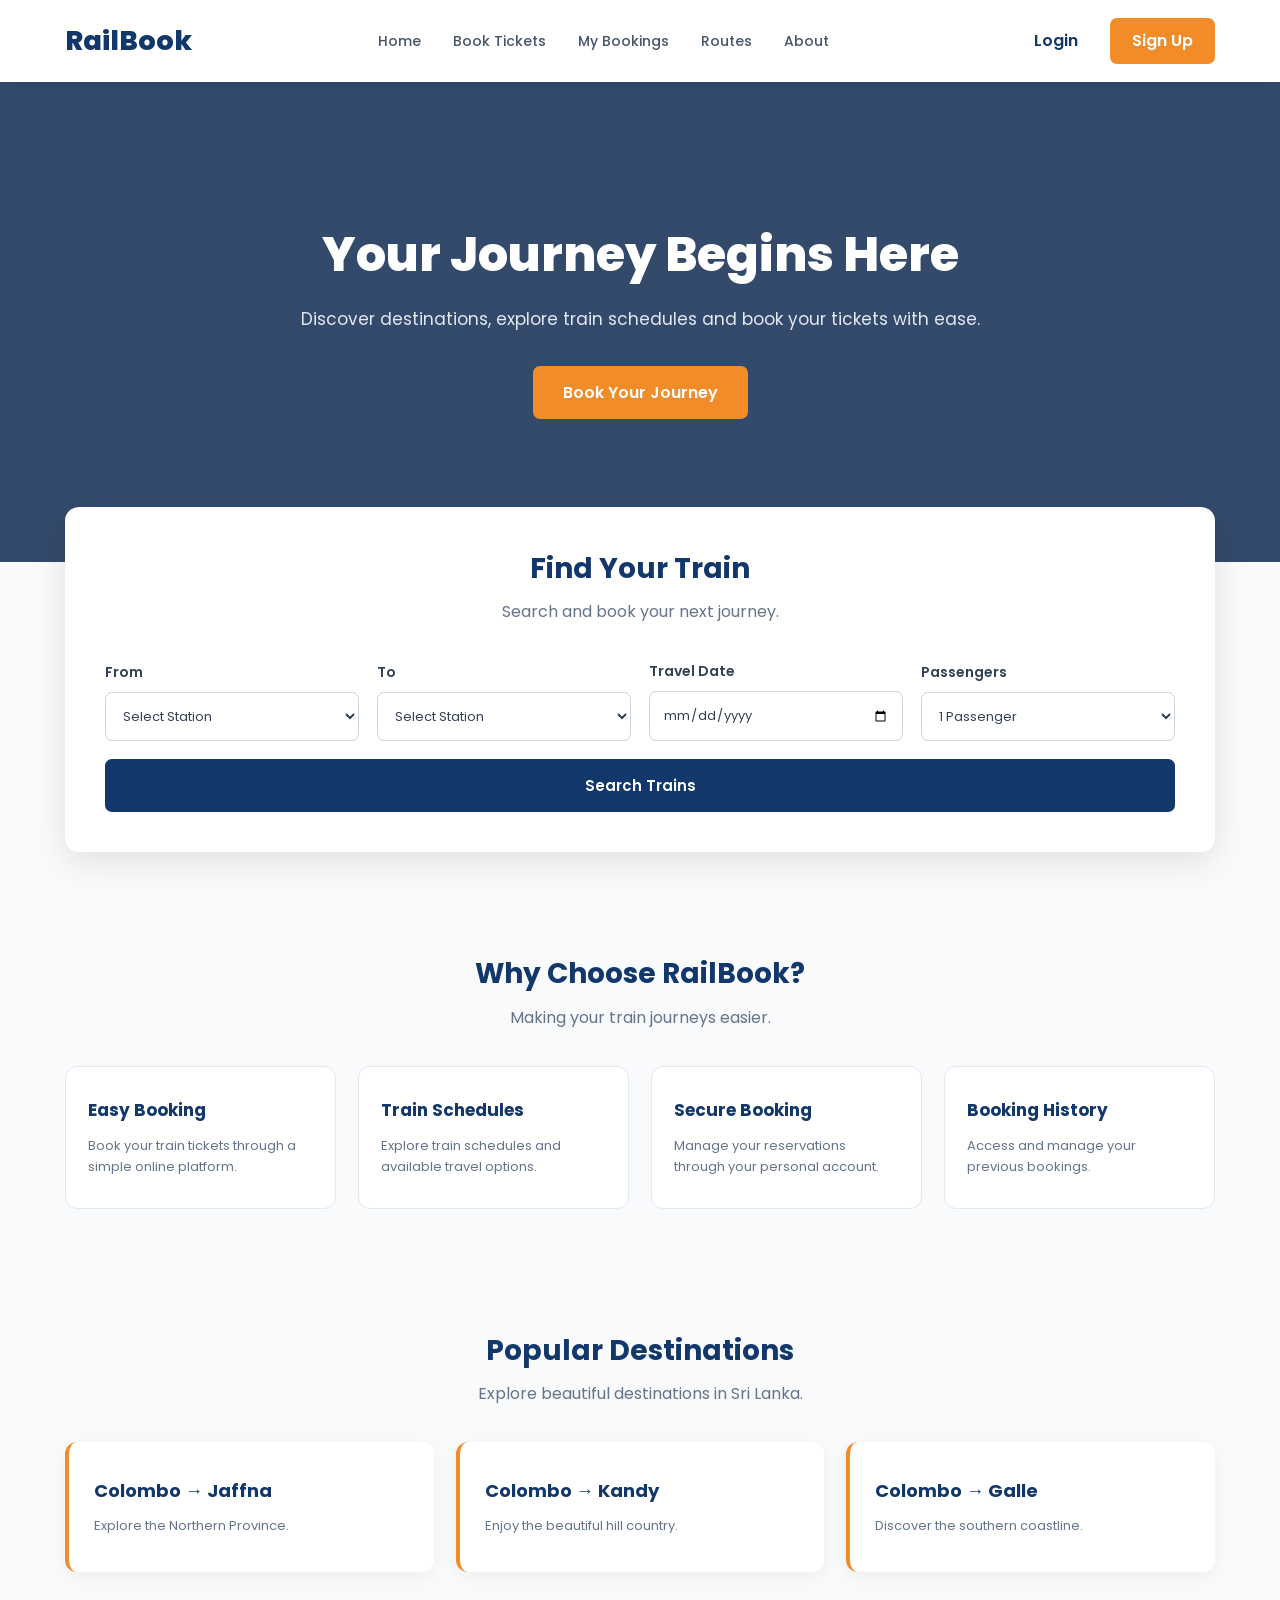
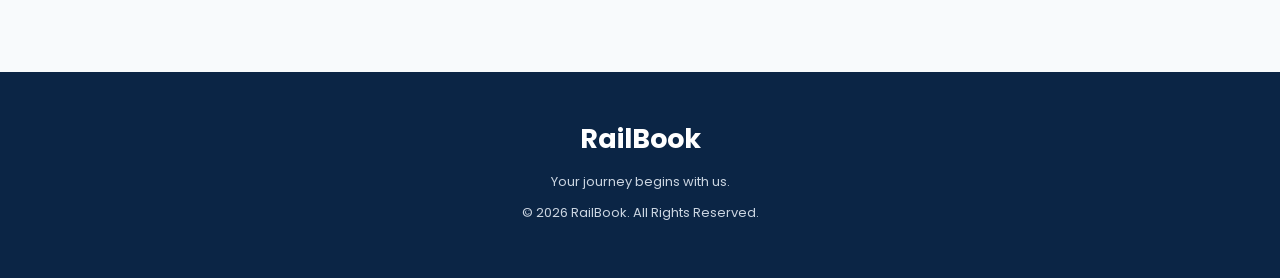
<file: frontend/index.html>
<!DOCTYPE html>
<html lang="en">

<head>
    <meta charset="UTF-8">
    <meta name="viewport" content="width=device-width, initial-scale=1.0">

    <title>RailBook | Train Ticket Booking</title>

    <link rel="stylesheet" href="style.css">
</head>

<body>

    <!-- Navigation Bar -->
    <header>
        <nav class="navbar">

            <div class="logo">
                <h2>RailBook</h2>
            </div>

            <ul class="nav-links">
    <li><a href="index.html">Home</a></li>
    <li><a href="#search">Book Tickets</a></li>
    <li><a href="pages/my-bookings.html">My Bookings</a></li>
    <li><a href="#routes">Routes</a></li>
    <li><a href="#about">About</a></li>
</ul>

            <div class="nav-buttons">
                <a href="pages/login.html" class="login-btn">Login</a>
                <a href="pages/register.html" class="register-btn">Sign Up</a>
            </div>

        </nav>
    </header>


    <!-- Main Content -->
    <main>

        <!-- Hero Section -->
        <section class="hero">

            <div class="hero-content">

                <h1>Your Journey Begins Here</h1>

                <p>
                    Discover destinations, explore train schedules
                    and book your tickets with ease.
                </p>

                <a href="#search" class="hero-btn">
                    Book Your Journey
                </a>

            </div>

        </section>


        <!-- Train Search Section -->
        <section class="search-section" id="search">

            <div class="section-heading">
                <h2>Find Your Train</h2>
                <p>Search and book your next journey.</p>
            </div>

            <form id="train-search-form">

                <div class="form-group">

                    <label for="from">From</label>

                    <select id="from" name="from" required>

                        <option value="">Select Station</option>
                        <option value="COL">Colombo Fort</option>
                        <option value="GAM">Gampaha</option>
                        <option value="VAV">Vavuniya</option>
                        <option value="JAF">Jaffna</option>

                    </select>

                </div>


                <div class="form-group">

                    <label for="to">To</label>

                    <select id="to" name="to" required>

                        <option value="">Select Station</option>
                        <option value="COL">Colombo Fort</option>
                        <option value="GAM">Gampaha</option>
                        <option value="VAV">Vavuniya</option>
                        <option value="JAF">Jaffna</option>

                    </select>

                </div>


                <div class="form-group">

                    <label for="travel-date">Travel Date</label>

                    <input
                        type="date"
                        id="travel-date"
                        name="travelDate"
                        required
                    >

                </div>


                <div class="form-group">

                    <label for="passengers">Passengers</label>

                    <select id="passengers" name="passengers">

                        <option value="1">1 Passenger</option>
                        <option value="2">2 Passengers</option>
                        <option value="3">3 Passengers</option>
                        <option value="4">4 Passengers</option>
                        <option value="5">5 Passengers</option>
                        <option value="6">6 Passengers</option>

                    </select>

                </div>


                <button type="submit" class="search-btn">
                    Search Trains
                </button>

            </form>

        </section>


        <!-- Features Section -->
        <section class="features" id="about">

            <div class="section-heading">
                <h2>Why Choose RailBook?</h2>
                <p>Making your train journeys easier.</p>
            </div>

            <div class="feature-container">

                <article class="feature-card">
                    <h3>Easy Booking</h3>
                    <p>Book your train tickets through a simple online platform.</p>
                </article>

                <article class="feature-card">
                    <h3>Train Schedules</h3>
                    <p>Explore train schedules and available travel options.</p>
                </article>

                <article class="feature-card">
                    <h3>Secure Booking</h3>
                    <p>Manage your reservations through your personal account.</p>
                </article>

                <article class="feature-card">
                    <h3>Booking History</h3>
                    <p>Access and manage your previous bookings.</p>
                </article>

            </div>

        </section>


        <!-- Popular Routes -->
        <section class="routes" id="routes">

            <div class="section-heading">
                <h2>Popular Destinations</h2>
                <p>Explore beautiful destinations in Sri Lanka.</p>
            </div>

            <div class="route-container">

                <article class="route-card">
                    <h3>Colombo → Jaffna</h3>
                    <p>Explore the Northern Province.</p>
                </article>

                <article class="route-card">
                    <h3>Colombo → Kandy</h3>
                    <p>Enjoy the beautiful hill country.</p>
                </article>

                <article class="route-card">
                    <h3>Colombo → Galle</h3>
                    <p>Discover the southern coastline.</p>
                </article>

            </div>

        </section>

    </main>


    <!-- Footer -->
    <footer>

        <div class="footer-content">

            <h2>RailBook</h2>

            <p>Your journey begins with us.</p>

            <p>
                &copy; 2026 RailBook. All Rights Reserved.
            </p>

        </div>

    </footer>


    <script src="script.js"></script>

</body>

</html>
</file>
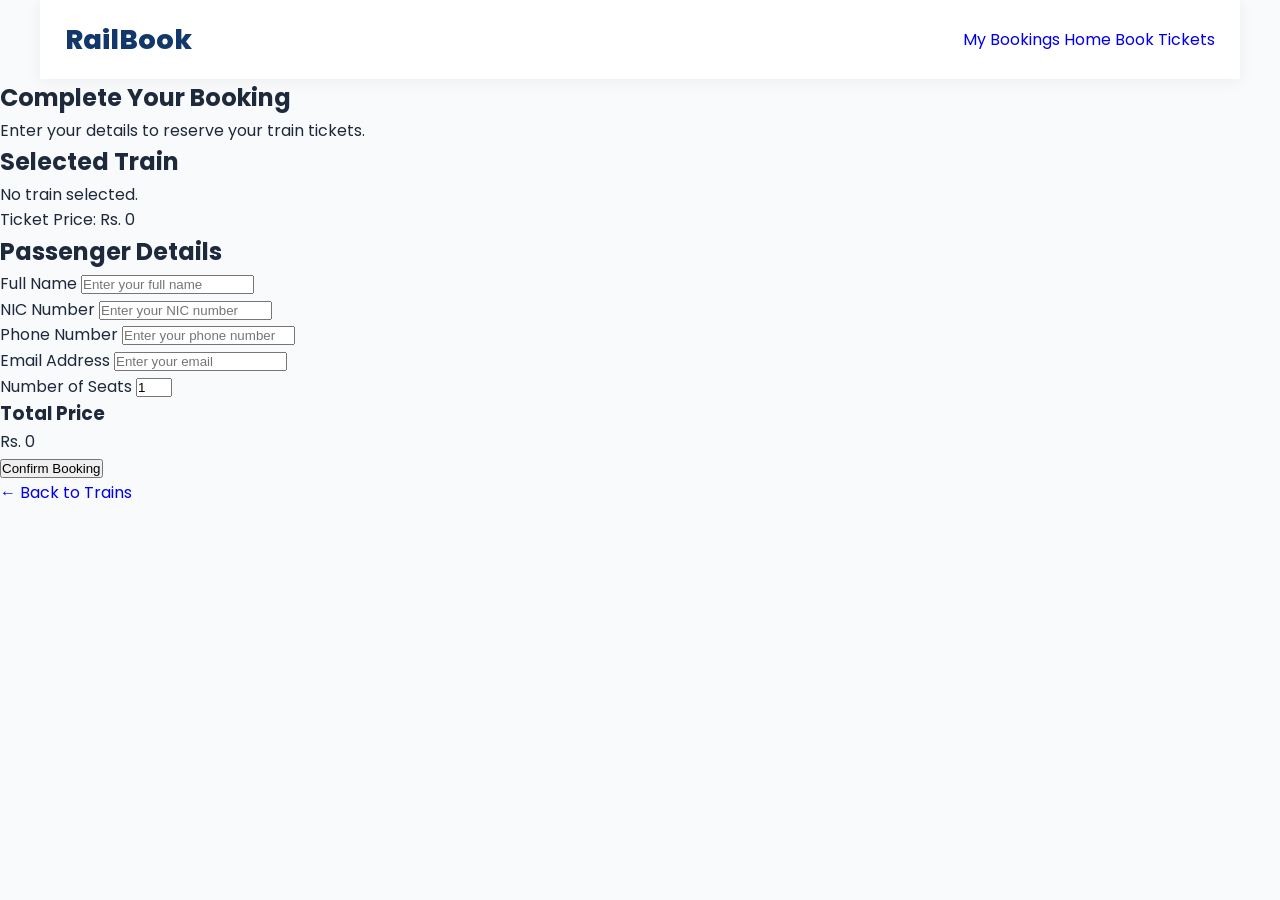
<file: frontend/pages/booking.html>
<!DOCTYPE html>
<html lang="en">

<head>
    <meta charset="UTF-8">
    <meta name="viewport" content="width=device-width, initial-scale=1.0">

    <title>Book Tickets | RailBook</title>

    <link rel="stylesheet" href="../style.css">
</head>

<body>

    <!-- Navigation Bar -->

    <header class="navbar">

        <div class="logo">RailBook</div>

        <nav>
            <a href="my-bookings.html">My Bookings</a>
            <a href="../index.html">Home</a>
            <a href="trains.html">Book Tickets</a>
        </nav>

    </header>


    <!-- Booking Section -->

    <section class="booking-section">

        <h1>Complete Your Booking</h1>

        <p class="booking-subtitle">
            Enter your details to reserve your train tickets.
        </p>


        <!-- Selected Train Details -->

        <div class="booking-train-details">

            <h2>Selected Train</h2>

            <p id="selected-train">Train Name</p>

            <p id="selected-price">Ticket Price: Rs. 0</p>

        </div>


        <!-- Passenger Form -->

        <form id="booking-form">

            <h2>Passenger Details</h2>

            <div class="booking-form-group">

                <label for="passenger-name">Full Name</label>

                <input
                    type="text"
                    id="passenger-name"
                    placeholder="Enter your full name"
                    required
                >

            </div>


            <div class="booking-form-group">

                <label for="nic">NIC Number</label>

                <input
                    type="text"
                    id="nic"
                    placeholder="Enter your NIC number"
                    required
                >

            </div>


            <div class="booking-form-group">

                <label for="phone">Phone Number</label>

                <input
                    type="tel"
                    id="phone"
                    placeholder="Enter your phone number"
                    required
                >

            </div>


            <div class="booking-form-group">

                <label for="email">Email Address</label>

                <input
                    type="email"
                    id="email"
                    placeholder="Enter your email"
                    required
                >

            </div>


            <div class="booking-form-group">

                <label for="seat-count">Number of Seats</label>

                <input
                    type="number"
                    id="seat-count"
                    min="1"
                    max="5"
                    value="1"
                    required
                >

            </div>


            <!-- Total Price -->

            <div class="total-price">

                <h3>Total Price</h3>

                <p id="total-price">Rs. 0</p>

            </div>


            <button type="submit" class="confirm-booking-btn">
                Confirm Booking
            </button>

        </form>

        <a href="trains.html" class="back-link">
            ← Back to Trains
        </a>

    </section>


    <script src="../script.js"></script>

</body>

</html>
</file>
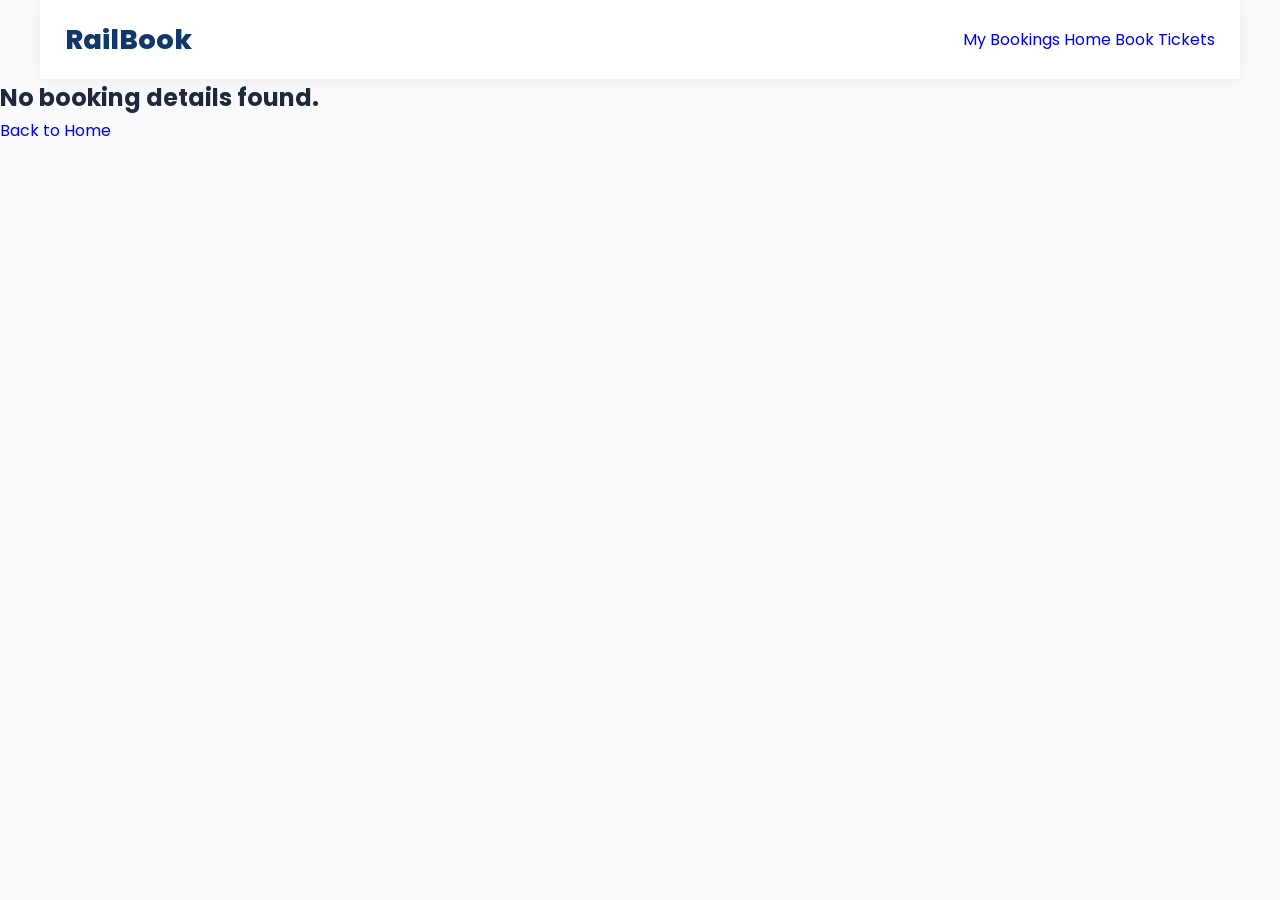
<file: frontend/pages/confirmation.html>
<!DOCTYPE html>
<html lang="en">

<head>
    <meta charset="UTF-8">
    <meta name="viewport" content="width=device-width, initial-scale=1.0">

    <title>Booking Confirmation | RailBook</title>

    <link rel="stylesheet" href="../style.css">
</head>

<body>

    <header class="navbar">

        <div class="logo">RailBook</div>

        <nav>
            <a href="my-bookings.html">My Bookings</a>
            <a href="../index.html">Home</a>
            <a href="trains.html">Book Tickets</a>
        </nav>

    </header>


    <section class="confirmation-section">

        <div class="success-icon">✓</div>

        <h1>Booking Confirmed!</h1>

        <p>Your booking details are shown below.</p>


        <div class="confirmation-card">

            <h2>Booking Details</h2>

            <p><strong>Booking ID:</strong> <span id="booking-id"></span></p>

            <p><strong>Passenger:</strong> <span id="confirm-name"></span></p>

            <p><strong>Train:</strong> <span id="confirm-train"></span></p>

            <p><strong>Seats:</strong> <span id="confirm-seats"></span></p>

            <p><strong>Ticket Price:</strong> <span id="confirm-price"></span></p>

            <p><strong>Total Price:</strong> <span id="confirm-total"></span></p>

            <p><strong>Booking Date:</strong> <span id="confirm-date"></span></p>

        </div>


        <a href="../index.html" class="home-btn">
            Back to Home
        </a>

    </section>


    <script src="../script.js"></script>

</body>

</html>
</file>
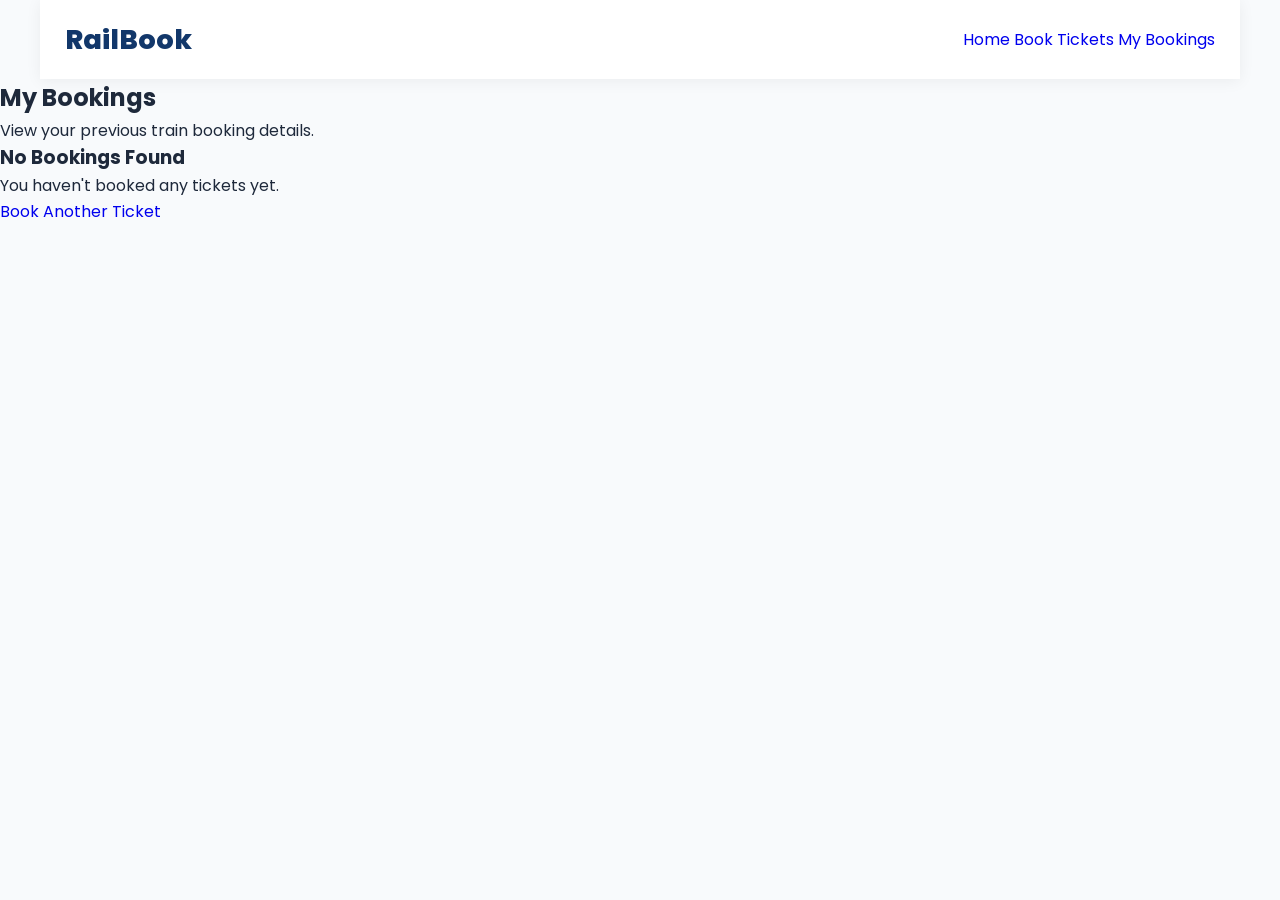
<file: frontend/pages/my-bookings.html>
<!DOCTYPE html>
<html lang="en">

<head>
    <meta charset="UTF-8">
    <meta name="viewport" content="width=device-width, initial-scale=1.0">

    <title>My Bookings | RailBook</title>

    <link rel="stylesheet" href="../style.css">
</head>

<body>

    <header class="navbar">

        <div class="logo">RailBook</div>

        <nav>
            <a href="../index.html">Home</a>
            <a href="trains.html">Book Tickets</a>
            <a href="my-bookings.html">My Bookings</a>
        </nav>

    </header>

    <section class="my-bookings-section">

        <h1>My Bookings</h1>

        <p>View your previous train booking details.</p>

        <div id="my-bookings-list">

            <p>Loading bookings...</p>

        </div>

        <a href="../index.html" class="home-btn">
            Book Another Ticket
        </a>

    </section>

    <script src="../script.js"></script>

</body>

</html>
</file>
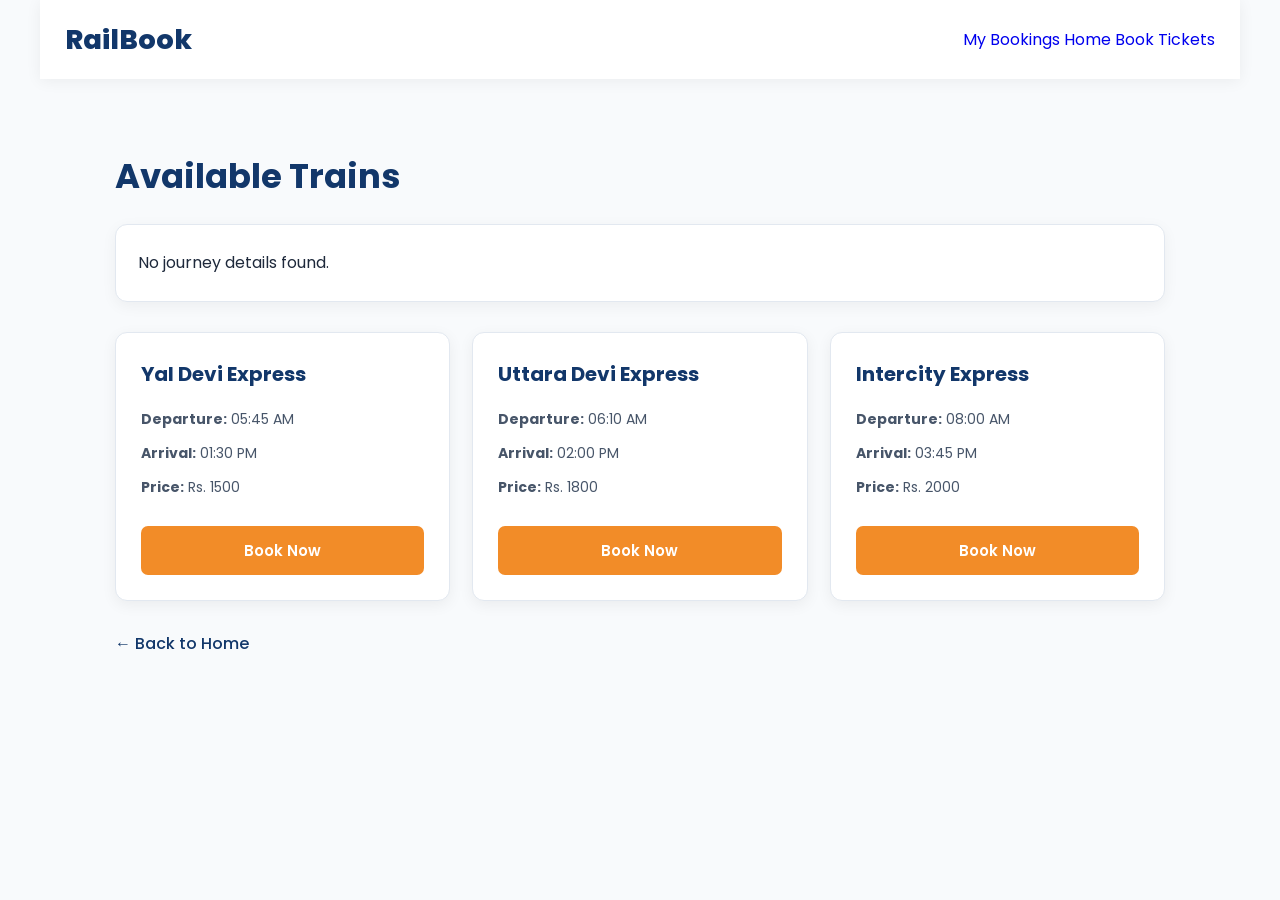
<file: frontend/pages/trains.html>
<!DOCTYPE html>
<html lang="en">
<head>
    <meta charset="UTF-8">
    <meta name="viewport" content="width=device-width, initial-scale=1.0">
    <title>Available Trains | RailBook</title>
    <link rel="stylesheet" href="../style.css">
</head>
<body>

    <header class="navbar">
        <div class="logo">RailBook</div>
        <nav>
            <a href="my-bookings.html">My Bookings</a>
            <a href="../index.html">Home</a>
            <a href="trains.html">Book Tickets</a>
        </nav>
    </header>

    <section class="search-results">
        <h1>Available Trains</h1>
        <p id="journey-details"></p>

        <div id="train-list">
            <p>Loading train details...</p>
        </div>

        <a href="../index.html">← Back to Home</a>
    </section>

    <script src="../script.js"></script>
</body>
</html>
</file>
<file: frontend/style.css>
/* =========================
   1. GLOBAL STYLES
========================= */

@import url('https://fonts.googleapis.com/css2?family=Poppins:wght@300;400;500;600;700;800&display=swap');

* {
    margin: 0;
    padding: 0;
    box-sizing: border-box;
}

html {
    scroll-behavior: smooth;
}

body {
    font-family: 'Poppins', sans-serif;
    background-color: #f8fafc;
    color: #1e293b;
    line-height: 1.6;
}

a {
    text-decoration: none;
}

ul {
    list-style: none;
}


/* =========================
   2. NAVIGATION BAR
========================= */

header {
    background-color: #ffffff;
    box-shadow: 0 2px 15px rgba(0, 0, 0, 0.06);
    position: sticky;
    top: 0;
    z-index: 1000;
}

.navbar {
    max-width: 1200px;
    margin: auto;
    padding: 18px 25px;
    display: flex;
    justify-content: space-between;
    align-items: center;
}

.logo {
    color: #12376a;
    font-size: 27px;
    font-weight: 800;
}

.logo h2 {
    color: #12376a;
    font-size: 27px;
    font-weight: 800;
}

.nav-links {
    display: flex;
    gap: 32px;
}

.nav-links a {
    color: #475569;
    font-size: 14px;
    font-weight: 500;
    transition: 0.3s;
}

.nav-links a:hover {
    color: #f28c28;
}

.nav-buttons {
    display: flex;
    align-items: center;
    gap: 12px;
}

.login-btn {
    color: #12376a;
    padding: 9px 20px;
    font-weight: 600;
}

.register-btn {
    background-color: #f28c28;
    color: white;
    padding: 10px 22px;
    border-radius: 7px;
    font-weight: 600;
    transition: 0.3s;
}

.register-btn:hover {
    background-color: #d97514;
}


/* =========================
   3. HERO SECTION
========================= */

.hero {
    min-height: 480px;

    background:
        linear-gradient(
            rgba(8, 35, 75, 0.82),
            rgba(8, 35, 75, 0.82)
        ),
        url("https://images.unsplash.com/photo-1474487548417-781cb71495f3?w=1600")
        center/cover no-repeat;

    display: flex;
    align-items: center;
    justify-content: center;

    text-align: center;
    padding: 60px 20px;
}

.hero-content {
    max-width: 750px;
    color: white;
}

.hero-content h1 {
    font-size: 48px;
    font-weight: 800;
    margin-bottom: 20px;
    line-height: 1.3;
}

.hero-content p {
    font-size: 17px;
    color: #e2e8f0;
    margin-bottom: 32px;
}

.hero-btn {
    display: inline-block;
    background-color: #f28c28;
    color: white;
    padding: 14px 30px;
    border-radius: 7px;
    font-weight: 600;
    transition: 0.3s;
}

.hero-btn:hover {
    background-color: #d97514;
    transform: translateY(-3px);
}


/* =========================
   4. SEARCH SECTION
========================= */

.search-section {
    max-width: 1150px;
    margin: -55px auto 70px;
    position: relative;

    background-color: white;
    padding: 40px;
    border-radius: 14px;

    box-shadow: 0 10px 35px rgba(0, 0, 0, 0.10);
}

.section-heading {
    text-align: center;
    margin-bottom: 35px;
}

.section-heading h2,
.search-section h2 {
    color: #12376a;
    font-size: 28px;
    font-weight: 700;
}

.section-heading p,
.search-section > p {
    color: #64748b;
    margin-top: 8px;
}

#train-search-form {
    display: grid;
    grid-template-columns: repeat(4, 1fr);
    gap: 18px;
    align-items: end;
}

.form-group {
    display: flex;
    flex-direction: column;
    gap: 9px;
}

.form-group label {
    font-size: 14px;
    font-weight: 600;
    color: #334155;
}

.form-group select,
.form-group input {
    width: 100%;
    padding: 13px;
    border: 1px solid #cbd5e1;
    border-radius: 7px;
    background-color: white;

    font-family: inherit;
    font-size: 13px;
    color: #334155;
    outline: none;
}

.form-group select:focus,
.form-group input:focus {
    border-color: #f28c28;
    box-shadow: 0 0 0 3px rgba(242, 140, 40, 0.12);
}

.search-btn {
    grid-column: 1 / -1;

    background-color: #12376a;
    color: white;

    border: none;
    padding: 15px;
    border-radius: 7px;

    font-family: inherit;
    font-size: 15px;
    font-weight: 600;

    cursor: pointer;
    transition: 0.3s;
}

.search-btn:hover {
    background-color: #f28c28;
}


/* =========================
   5. FEATURES SECTION
========================= */

.features {
    max-width: 1200px;
    margin: 80px auto;
    padding: 20px 25px;
}

.feature-container {
    display: grid;
    grid-template-columns: repeat(4, 1fr);
    gap: 22px;
}

.feature-card {
    background-color: white;
    padding: 30px 22px;
    border-radius: 12px;

    border: 1px solid #e2e8f0;
    transition: 0.3s;
}

.feature-card:hover {
    transform: translateY(-7px);
    box-shadow: 0 10px 25px rgba(0, 0, 0, 0.08);
}

.feature-card h3 {
    color: #12376a;
    font-size: 17px;
    margin-bottom: 12px;
}

.feature-card p {
    color: #64748b;
    font-size: 13px;
}


/* =========================
   6. POPULAR ROUTES
========================= */

.routes {
    max-width: 1200px;
    margin: 80px auto;
    padding: 20px 25px;
}

.route-container {
    display: grid;
    grid-template-columns: repeat(3, 1fr);
    gap: 22px;
}

.route-card {
    background: white;
    padding: 35px 25px;
    border-radius: 12px;

    border-left: 4px solid #f28c28;
    box-shadow: 0 5px 20px rgba(0, 0, 0, 0.05);

    transition: 0.3s;
}

.route-card:hover {
    transform: translateY(-5px);
}

.route-card h3 {
    color: #12376a;
    margin-bottom: 10px;
    font-size: 18px;
}

.route-card p {
    color: #64748b;
    font-size: 13px;
}


/* =========================
   7. FOOTER
========================= */

footer {
    background-color: #0b2545;
    color: white;
    text-align: center;
    padding: 45px 20px;
}

.footer-content h2 {
    font-size: 27px;
    margin-bottom: 12px;
}

.footer-content p {
    color: #cbd5e1;
    font-size: 13px;
    margin-bottom: 10px;
}


/* =========================
   8. TRAIN SEARCH RESULTS
========================= */

.search-results {
    max-width: 1100px;
    margin: 50px auto;
    padding: 20px 25px;
}

.search-results h1 {
    color: #12376a;
    font-size: 34px;
    margin-bottom: 20px;
}

#journey-details {
    background: white;
    padding: 22px;
    border-radius: 12px;
    line-height: 2;
    margin-bottom: 30px;
    border: 1px solid #e2e8f0;
    box-shadow: 0 4px 15px rgba(0, 0, 0, 0.05);
}

#train-list {
    display: grid;
    grid-template-columns: repeat(3, 1fr);
    gap: 22px;
}

.train-card {
    background: white;
    padding: 25px;
    border-radius: 12px;
    border: 1px solid #e2e8f0;
    box-shadow: 0 4px 15px rgba(0, 0, 0, 0.06);
    transition: 0.3s;
}

.train-card:hover {
    transform: translateY(-5px);
    box-shadow: 0 10px 25px rgba(0, 0, 0, 0.10);
}

.train-card h2 {
    color: #12376a;
    font-size: 20px;
    margin-bottom: 18px;
}

.train-card p {
    margin: 12px 0;
    color: #475569;
    font-size: 14px;
}

.train-card button {
    background: #f28c28;
    color: white;
    border: none;
    padding: 13px 20px;
    border-radius: 7px;
    cursor: pointer;
    margin-top: 15px;
    width: 100%;
    font-family: inherit;
    font-size: 15px;
    font-weight: 600;
    transition: 0.3s;
}

.train-card button:hover {
    background: #d97514;
}

.search-results > a {
    display: inline-block;
    margin-top: 30px;
    color: #12376a;
    font-weight: 500;
}

.search-results > a:hover {
    color: #f28c28;
}


/* =========================
   9. RESPONSIVE DESIGN
========================= */

@media (max-width: 900px) {

    .navbar {
        flex-wrap: wrap;
        gap: 18px;
    }

    .feature-container {
        grid-template-columns: repeat(2, 1fr);
    }

    #train-search-form {
        grid-template-columns: repeat(2, 1fr);
    }

    #train-list {
        grid-template-columns: repeat(2, 1fr);
    }

}

@media (max-width: 600px) {

    .navbar {
        flex-direction: column;
    }

    .nav-links {
        flex-wrap: wrap;
        justify-content: center;
        gap: 15px;
    }

    .hero-content h1 {
        font-size: 32px;
    }

    .hero-content p {
        font-size: 14px;
    }

    .search-section {
        margin: 20px 15px 50px;
        padding: 25px 18px;
    }

    #train-search-form {
        grid-template-columns: 1fr;
    }

    .feature-container,
    .route-container,
    #train-list {
        grid-template-columns: 1fr;
    }

    .search-results {
        margin: 25px auto;
        padding: 15px;
    }

    .search-results h1 {
        font-size: 27px;
    }
    /* =========================
   10. BOOKING PAGE
========================= */

.booking-section {
    max-width: 750px;
    margin: 50px auto;
    padding: 25px;
}

.booking-section h1 {
    color: #12376a;
    font-size: 32px;
    margin-bottom: 10px;
}

.booking-subtitle {
    color: #64748b;
    margin-bottom: 30px;
}

.booking-train-details {
    background: white;
    padding: 25px;
    border-radius: 12px;
    border: 1px solid #e2e8f0;
    margin-bottom: 25px;
}

.booking-train-details h2 {
    color: #12376a;
    margin-bottom: 15px;
}

.booking-train-details p {
    margin: 8px 0;
}

#booking-form {
    background: white;
    padding: 30px;
    border-radius: 12px;
    border: 1px solid #e2e8f0;
    box-shadow: 0 5px 20px rgba(0, 0, 0, 0.05);
}

#booking-form h2 {
    color: #12376a;
    margin-bottom: 25px;
}

.booking-form-group {
    display: flex;
    flex-direction: column;
    margin-bottom: 20px;
    gap: 8px;
}

.booking-form-group label {
    font-weight: 600;
    color: #334155;
}

.booking-form-group input {
    padding: 13px;
    border: 1px solid #cbd5e1;
    border-radius: 7px;
    font-family: inherit;
    font-size: 14px;
}

.booking-form-group input:focus {
    outline: none;
    border-color: #f28c28;
}

.total-price {
    background: #f0f4f8;
    padding: 20px;
    border-radius: 8px;
    margin: 25px 0;
}

.total-price h3 {
    color: #12376a;
}

#total-price {
    color: #f28c28;
    font-size: 25px;
    font-weight: 700;
    margin-top: 5px;
}

.confirm-booking-btn {
    width: 100%;
    padding: 15px;
    background: #f28c28;
    color: white;
    border: none;
    border-radius: 7px;
    font-family: inherit;
    font-size: 16px;
    font-weight: 600;
    cursor: pointer;
}

.confirm-booking-btn:hover {
    background: #d97514;
}

.back-link {
    display: inline-block;
    margin-top: 25px;
    color: #12376a;
}

@media (max-width: 600px) {

    .booking-section {
        margin: 20px auto;
        padding: 15px;
    }

    #booking-form {
        padding: 20px;
    }

}
/* =========================
   11. BOOKING CONFIRMATION
========================= */

.confirmation-section {
    max-width: 750px;
    margin: 60px auto;
    padding: 25px;
    text-align: center;
}

.success-icon {
    width: 75px;
    height: 75px;
    background: #16a34a;
    color: white;
    border-radius: 50%;
    font-size: 45px;
    margin: 0 auto 20px;
    display: flex;
    align-items: center;
    justify-content: center;
}

.confirmation-section h1 {
    color: #12376a;
    margin-bottom: 10px;
}

.confirmation-section > p {
    color: #64748b;
    margin-bottom: 30px;
}

.confirmation-card {
    background: white;
    padding: 30px;
    border-radius: 12px;
    border: 1px solid #e2e8f0;
    text-align: left;
    box-shadow: 0 5px 20px rgba(0, 0, 0, 0.06);
}

.confirmation-card h2 {
    color: #12376a;
    margin-bottom: 20px;
}

.confirmation-card p {
    padding: 12px 0;
    border-bottom: 1px solid #e2e8f0;
    color: #475569;
}

.home-btn {
    display: inline-block;
    background: #f28c28;
    color: white;
    padding: 13px 25px;
    border-radius: 7px;
    margin-top: 30px;
    font-weight: 600;
}

.home-btn:hover {
    background: #d97514;
}
/* =========================
   12. MY BOOKINGS PAGE
========================= */

.my-bookings-section {
    max-width: 1000px;
    margin: 50px auto;
    padding: 25px;
}

.my-bookings-section h1 {
    color: #12376a;
    font-size: 32px;
    margin-bottom: 10px;
}

.my-bookings-section > p {
    color: #64748b;
    margin-bottom: 30px;
}

.my-booking-card {
    background: white;
    padding: 25px;
    border-radius: 12px;
    border: 1px solid #e2e8f0;
    box-shadow: 0 5px 15px rgba(0, 0, 0, 0.05);
    margin-bottom: 20px;
}

.my-booking-card h2 {
    color: #12376a;
    margin-bottom: 15px;
}

.my-booking-card p {
    margin: 8px 0;
    color: #475569;
}

.no-bookings {
    background: white;
    padding: 30px;
    border-radius: 10px;
    text-align: center;
    color: #64748b;
}
}
</file>
